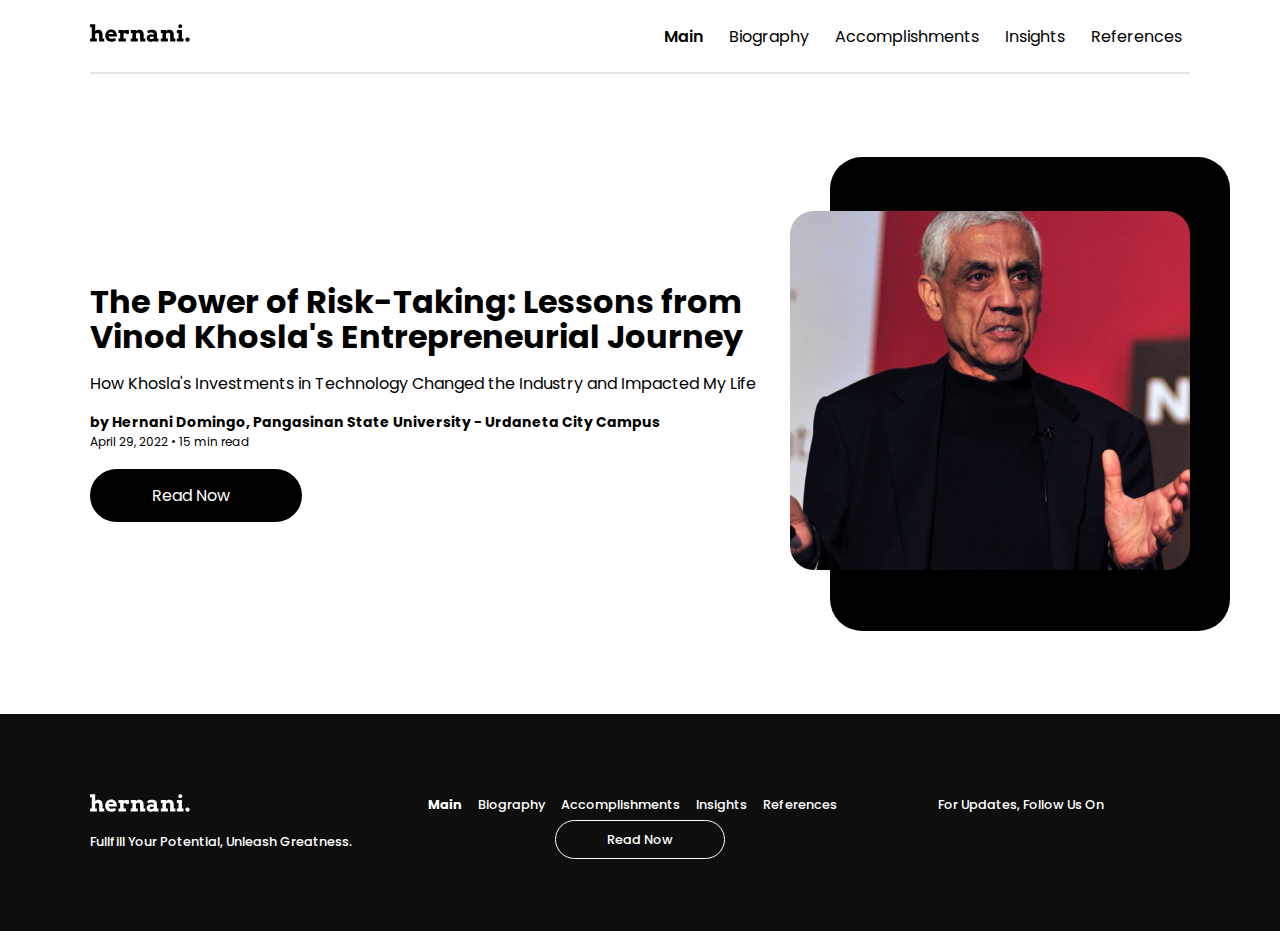
<file: index.html>
<!DOCTYPE html>
<html lang="en">
  <head>
    <meta charset="UTF-8" />
    <meta http-equiv="X-UA-Compatible" content="IE=edge" />
    <meta name="viewport" content="width=device-width, initial-scale=1.0" />
    <title>
      The Power of Risk-Taking: Lessons from Vinod Khosla's Entrepreneurial
      Journey
    </title>

    <!-- css file -->
    <link rel="stylesheet" href="styles\style.main.css" />

    <!-- fonts na galing sa 'google font' -->
    <link
      href="https://fonts.googleapis.com/css2?family=Poppins:ital,wght@0,400;0,500;0,600;0,700;1,100&display=swap"
      rel="stylesheet"
    />

    <!-- icons -->
    <link
      rel="stylesheet"
      href="https://cdnjs.cloudflare.com/ajax/libs/font-awesome/6.4.0/css/all.min.css"
      integrity="sha512-iecdLmaskl7CVkqkXNQ/ZH/XLlvWZOJyj7Yy7tcenmpD1ypASozpmT/E0iPtmFIB46ZmdtAc9eNBvH0H/ZpiBw=="
      crossorigin="anonymous"
      referrerpolicy="no-referrer"
    />
  </head>
  <body>
    <section class="container">
      <nav>
        <div class="logo">
          <img
            src="img/img-main/logo.svg"
            alt="hernani"
            height="auto"
            width="100px"
          />
        </div>

        <input type="checkbox" id="check" />
        <label for="check" class="checkbtn">
          <i class="fas fa-bars"></i>
        </label>

        <div class="navigation nav-links">
          <a href="index.html" style="font-weight: 600">Main</a>
          <a href="biography.html">Biography</a>
          <a href="accomplishments.html">Accomplishments</a>
          <a href="insights.html">Insights</a>
          <a href="references.html">References</a>
        </div>
      </nav>
      <hr
        style="color: rgba(0, 0, 0, 0.1); border: 1px solid rgba(0, 0, 0, 0.1)"
      />

      <div class="main">
        <div class="main-content">
          <h1 style="line-height: 2.2rem; font-size: 2rem">
            The Power of Risk-Taking: Lessons from Vinod Khosla's
            Entrepreneurial Journey
          </h1>
          <p>
            How Khosla's Investments in Technology Changed the Industry and
            Impacted My Life
          </p>

          <p style="font-size: 14px; font-weight: bold; margin: 0">
            by Hernani Domingo, Pangasinan State University - Urdaneta City
            Campus
          </p>

          <p style="font-size: 12px; margin: 0 0 2rem">
            April 29, 2022 • 15 min read
          </p>

          <a href="biography.html"" class="button"
            >Read Now
            <i class="fa fa-light fa-book"></i>
          </a>
        </div>
        <div class="vinod">
          <img
            src="img/img-main/Vinod-Khosla-Home.jpg"
            alt="Vinod Khosla"
            style="max-width: 100%; height: auto"
          />
        </div>
      </div>
    </section>

    <!-- Footer -->
    <footer>
      <div class="footer-container">
        <div class="boxes box-1">
          <div class="logo">
            <img
              src="img/img-main/logo2.svg"
              alt="hernani"
              height="auto"
              width="100px"
            />
          </div>
          <p>Fullfill Your Potential, Unleash Greatness.</p>
        </div>

        <div class="boxes box-2">
          <div class="nav-links">
            <a href="index.html" style="font-weight: 700">Main</a>
            <a href="biography.html">Biography</a>
            <a href="accomplishments.html">Accomplishments</a>
            <a href="insights.html">Insights</a>
            <a href="references.html">References</a>
          </div>
          <div class="button-container">
            <a href="biography.html" class="button-2">Read Now</a>
          </div>
        </div>

        <div class="boxes box-3">
          <p class="text-updates">For Updates, Follow Us On</p>

          <div class="social-container">
            <a href="https://www.instagram.com/hernanidomingo/"><i class="fa-brands fa-instagram"></i></a>
            <a href="https://www.facebook.com/deadnaako"><i class="fa-brands fa-facebook"></i></a>
            <a href="https://twitter.com/domingo_hernani"> <i class="fa-brands fa-twitter"></i></a>
          </div>
        </div>
      </div>
    </footer>
  </body>
</html>
</file>
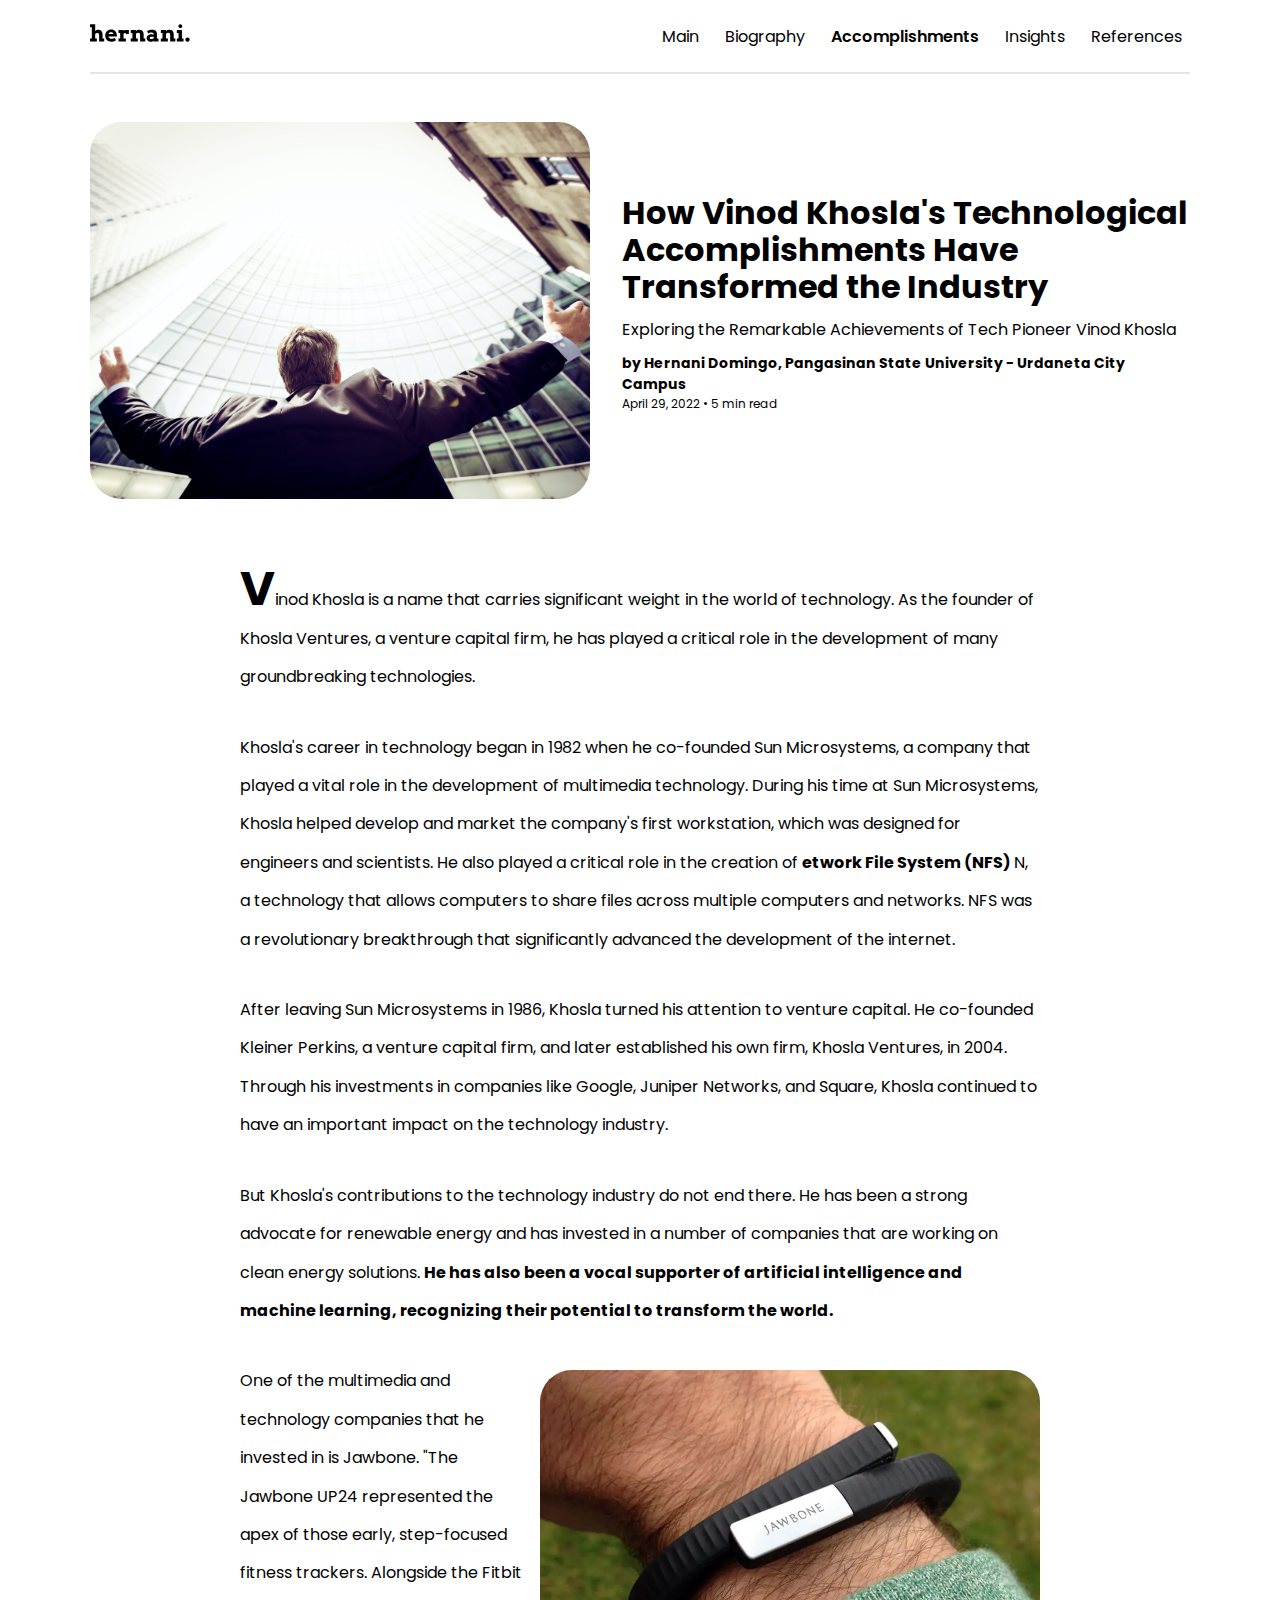
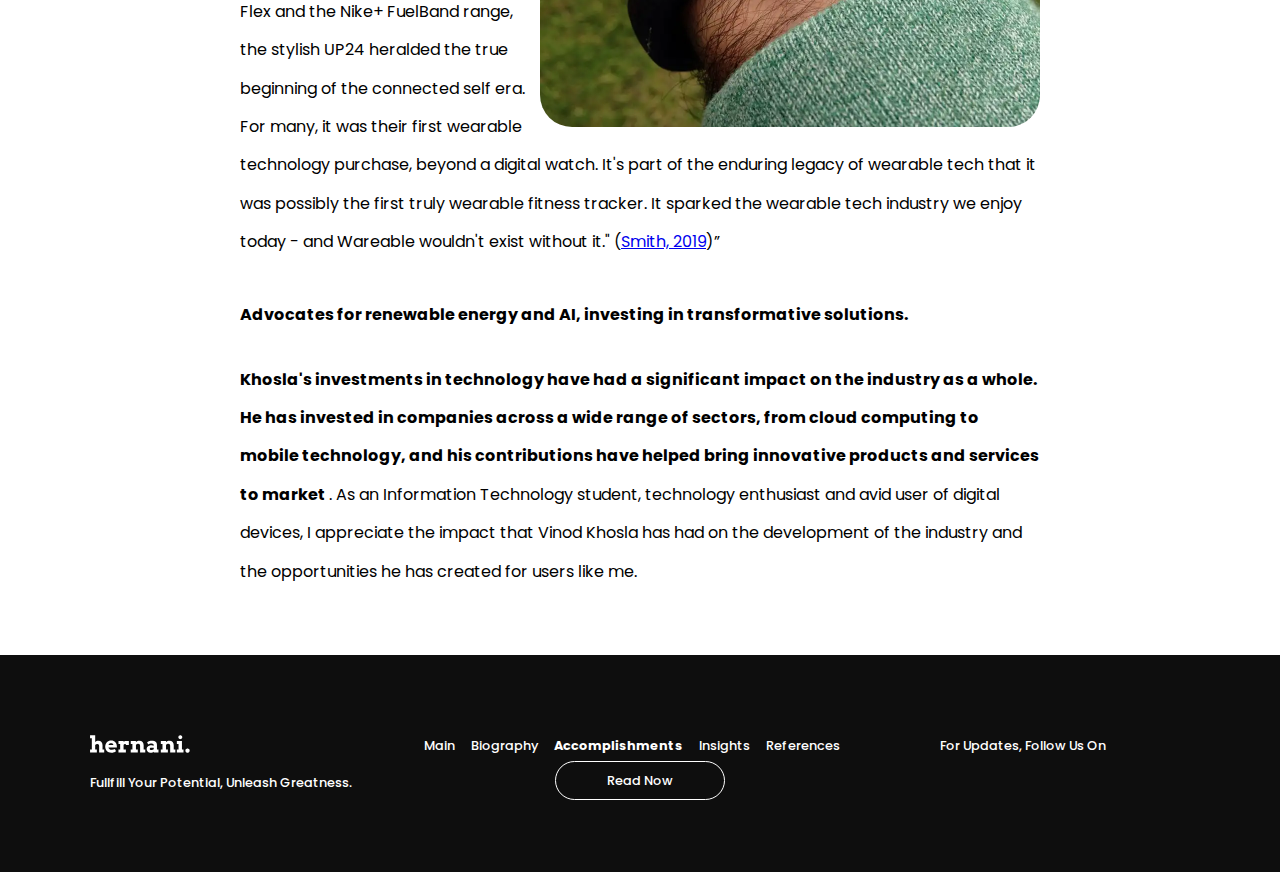
<file: accomplishments.html>
<!DOCTYPE html>
<html lang="en">
  <head>
    <meta charset="UTF-8" />
    <meta http-equiv="X-UA-Compatible" content="IE=edge" />
    <meta name="viewport" content="width=device-width, initial-scale=1.0" />
    <title>
      The Power of Risk-Taking: Lessons from Vinod Khosla's Entrepreneurial
      Journey
    </title>

    <!-- css file -->
    <link rel="stylesheet" href="styles\style.accom.css" />

    <!-- fonts na galing sa 'google font' -->
    <link
      href="https://fonts.googleapis.com/css2?family=Poppins:ital,wght@0,400;0,500;0,600;0,700;1,100&display=swap"
      rel="stylesheet"
    />

    <!-- icons -->
    <link
      rel="stylesheet"
      href="https://cdnjs.cloudflare.com/ajax/libs/font-awesome/6.4.0/css/all.min.css"
      integrity="sha512-iecdLmaskl7CVkqkXNQ/ZH/XLlvWZOJyj7Yy7tcenmpD1ypASozpmT/E0iPtmFIB46ZmdtAc9eNBvH0H/ZpiBw=="
      crossorigin="anonymous"
      referrerpolicy="no-referrer"
    />
  </head>
  <body>
    <section class="container">
      <!-- Navigation Start -->
      <nav>
        <div class="logo">
          <img
            src="img/img-main/logo.svg"
            alt="hernani"
            height="auto"
            width="100px"
          />
        </div>

        <input type="checkbox" id="check" />
        <label for="check" class="checkbtn">
          <i class="fas fa-bars"></i>
        </label>

        <div class="navigation nav-links">
          <a href="index.html">Main</a>
          <a href="biography.html">Biography</a>
          <a href="accomplishments.html" style="font-weight: 600"
            >Accomplishments</a
          >
          <a href="insights.html">Insights</a>
          <a href="references.html">References</a>
        </div>
      </nav>
      <!-- Navigation End -->
      <hr
        style="color: rgba(0, 0, 0, 0.1); border: 1px solid rgba(0, 0, 0, 0.1)"
      />

      <main class="main">
        <section class="titlePage">
          <div class="vinod-container">
            <img
              src="img/img-accom/razvan-chisu-Ua-agENjmI4-unsplash.jpg"
              alt="Vinod Khosla"
              style="max-width: 100%; height: auto; border-radius: 2rem"
            />
          </div>

          <div class="header-subHeader">
            <h1 style="line-height: 2.3rem; font-size: 2rem">
              How Vinod Khosla's Technological Accomplishments Have Transformed
              the Industry
            </h1>
            <p>
              Exploring the Remarkable Achievements of Tech Pioneer Vinod Khosla
            </p>

            <p style="font-size: 14px; font-weight: bold; margin: 0">
              by Hernani Domingo, Pangasinan State University - Urdaneta City
              Campus
            </p>

            <p style="font-size: 12px; margin: 0 0 2rem">
              April 29, 2022 • 5 min read
            </p>
          </div>
        </section>

        <section class="main-content">
          <p>
            <span style="font-size: 3rem; font-weight: 700">V</span>inod Khosla
            is a name that carries significant weight in the world of
            technology. As the founder of Khosla Ventures, a venture capital
            firm, he has played a critical role in the development of many
            groundbreaking technologies.
          </p>
          <p>
            Khosla's career in technology began in 1982 when he co-founded Sun
            Microsystems, a company that played a vital role in the development
            of multimedia technology. During his time at Sun Microsystems,
            Khosla helped develop and market the company's first workstation,
            which was designed for engineers and scientists. He also played a
            critical role in the creation of <b>etwork File System (NFS) </b> N,
            a technology that allows computers to share files across multiple
            computers and networks. NFS was a revolutionary breakthrough that
            significantly advanced the development of the internet.
          </p>
          <p>
            After leaving Sun Microsystems in 1986, Khosla turned his attention
            to venture capital. He co-founded Kleiner Perkins, a venture capital
            firm, and later established his own firm, Khosla Ventures, in 2004.
            Through his investments in companies like Google, Juniper Networks,
            and Square, Khosla continued to have an important impact on the
            technology industry.
          </p>
          <p>
            But Khosla's contributions to the technology industry do not end
            there. He has been a strong advocate for renewable energy and has
            invested in a number of companies that are working on clean energy
            solutions.
            <b>
              He has also been a vocal supporter of artificial intelligence and
              machine learning, recognizing their potential to transform the
              world.
            </b>
          </p>
          <p>
            <img
              src="img/img-accom/jawbone.webp"
              alt="Vinot at Sun Microsystems"
              style="
                float: right;
                width: min(100%, 500px);
                height: auto;
                margin: 0.5rem 0 0.5rem 0.5rem;
                border-radius: 2rem;
              "
              class="content-image"
              ;
              ;
            />

            One of the multimedia and technology companies that he invested in
            is Jawbone. "The Jawbone UP24 represented the apex of those early,
            step-focused fitness trackers. Alongside the Fitbit Flex and the
            Nike+ FuelBand range, the stylish UP24 heralded the true beginning
            of the connected self era. For many, it was their first wearable
            technology purchase, beyond a digital watch. It's part of the
            enduring legacy of wearable tech that it was possibly the first
            truly wearable fitness tracker. It sparked the wearable tech
            industry we enjoy today - and Wareable wouldn't exist without it."
            (<span
              ><a
                href="https://www.wareable.com/fitness-trackers/remembering-the-jawbone-up24-7320"
                >Smith, 2019</a
              ></span
            >)”
          </p>
          <h4 style="font-weight: 700">
            Advocates for renewable energy and AI, investing in transformative
            solutions.
            <span
              ><i
                class="fa fa-thumbtack"
                style="font-size: 1.5rem; color: #282a3a; margin-left: 0.5rem"
              ></i
            ></span>
          </h4>
          <p>
            <b
              >Khosla's investments in technology have had a significant impact
              on the industry as a whole. He has invested in companies across a
              wide range of sectors, from cloud computing to mobile technology,
              and his contributions have helped bring innovative products and
              services to market </b
            >. As an Information Technology student, technology enthusiast and
            avid user of digital devices, I appreciate the impact that Vinod
            Khosla has had on the development of the industry and the
            opportunities he has created for users like me.
          </p>
        </section>
      </main>
    </section>

    <!-- Footer Start -->

    <footer>
      <div class="footer-container">
        <div class="boxes box-1">
          <div class="logo">
            <img
              src="img/img-main/logo2.svg"
              alt="hernani"
              height="auto"
              width="100px"
            />
          </div>
          <p>Fullfill Your Potential, Unleash Greatness.</p>
        </div>

        <div class="boxes box-2">
          <div class="nav-links">
            <a href="index.html">Main</a>
            <a href="biography.html">Biography</a>
            <a href="accomplishments.html" style="font-weight: 700"
              >Accomplishments</a
            >
            <a href="insights.html">Insights</a>
            <a href="references.html">References</a>
          </div>
          <div class="button-container">
            <a href="biography.html" class="button-2">Read Now</a>
          </div>
        </div>

        <div class="boxes box-3">
          <p class="text-updates">For Updates, Follow Us On</p>

          <div class="social-container">
            <a href="https://www.instagram.com/hernanidomingo/"><i class="fa-brands fa-instagram"></i></a>
            <a href="https://www.facebook.com/deadnaako"><i class="fa-brands fa-facebook"></i></a>
            <a href="https://twitter.com/domingo_hernani"> <i class="fa-brands fa-twitter"></i></a>
          </div>
        </div>
      </div>
    </footer>
    <!-- Footer End -->
  </body>
</html>
</file>
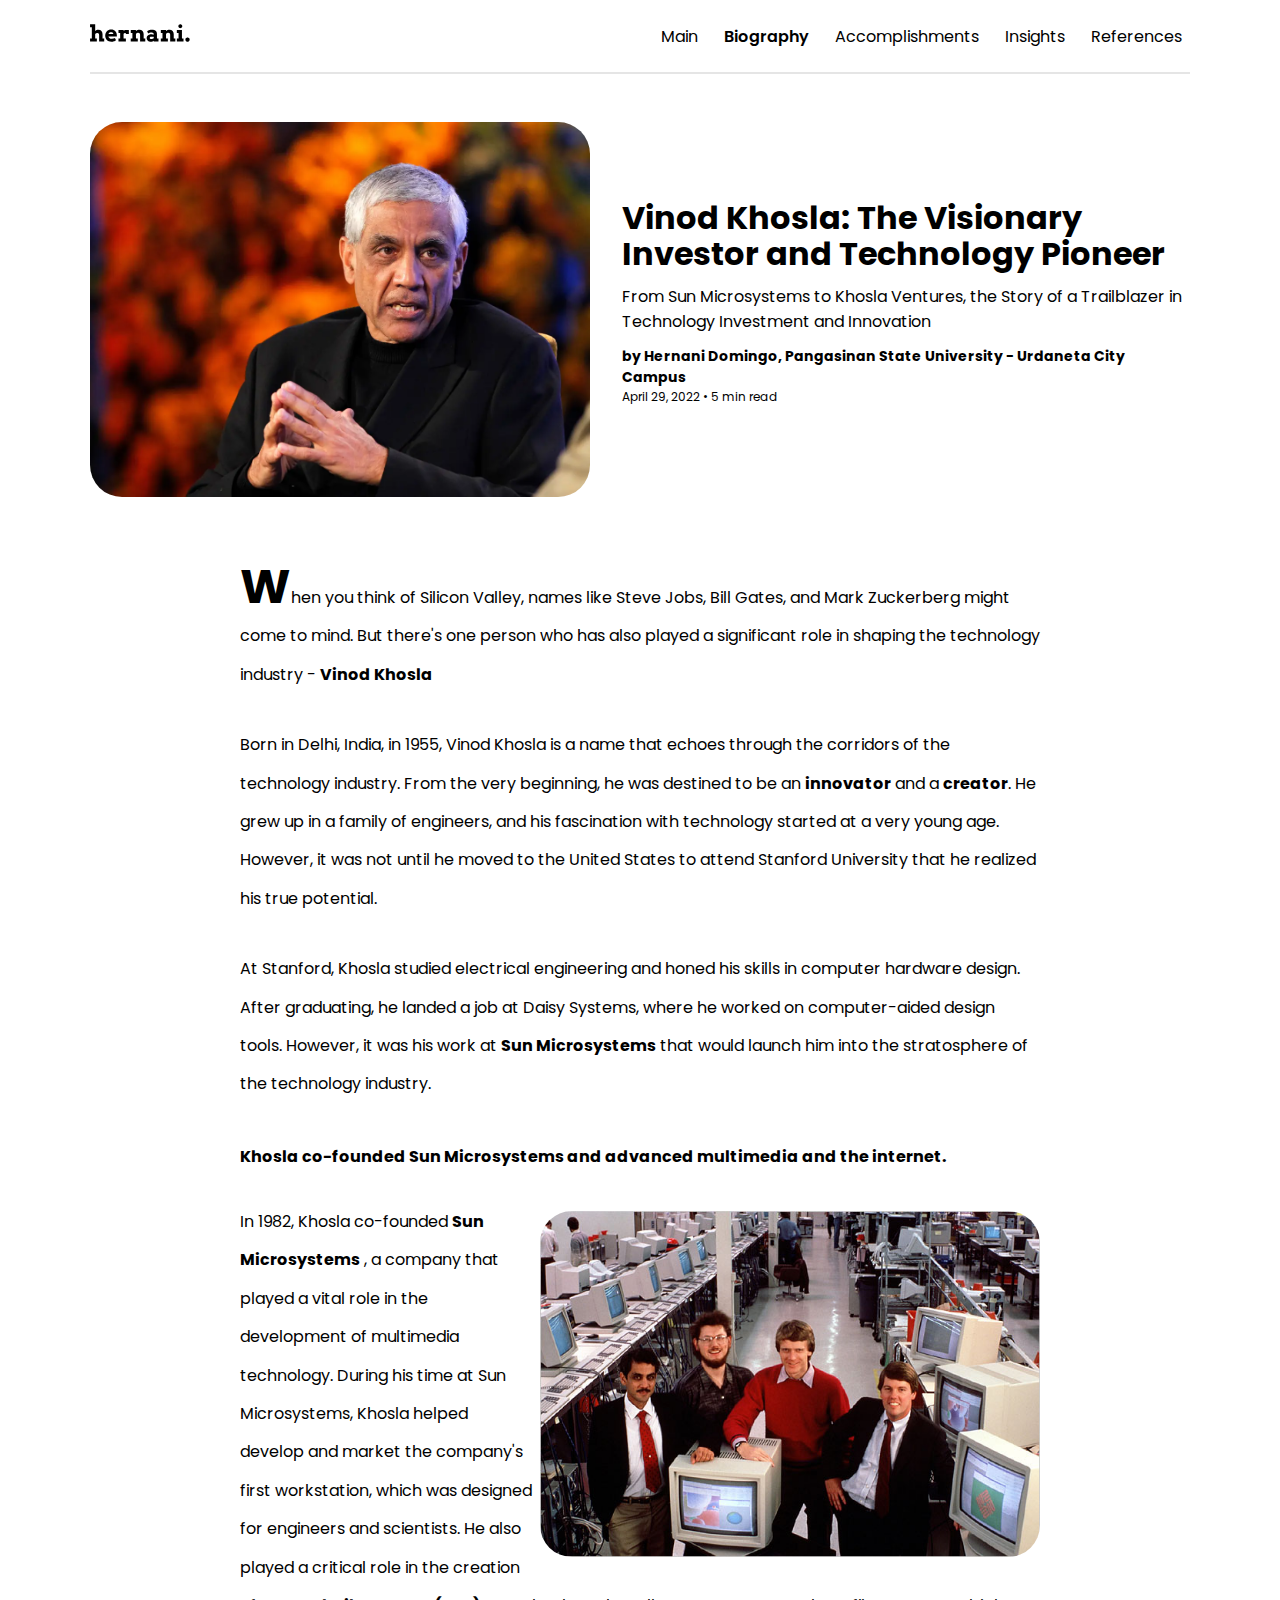
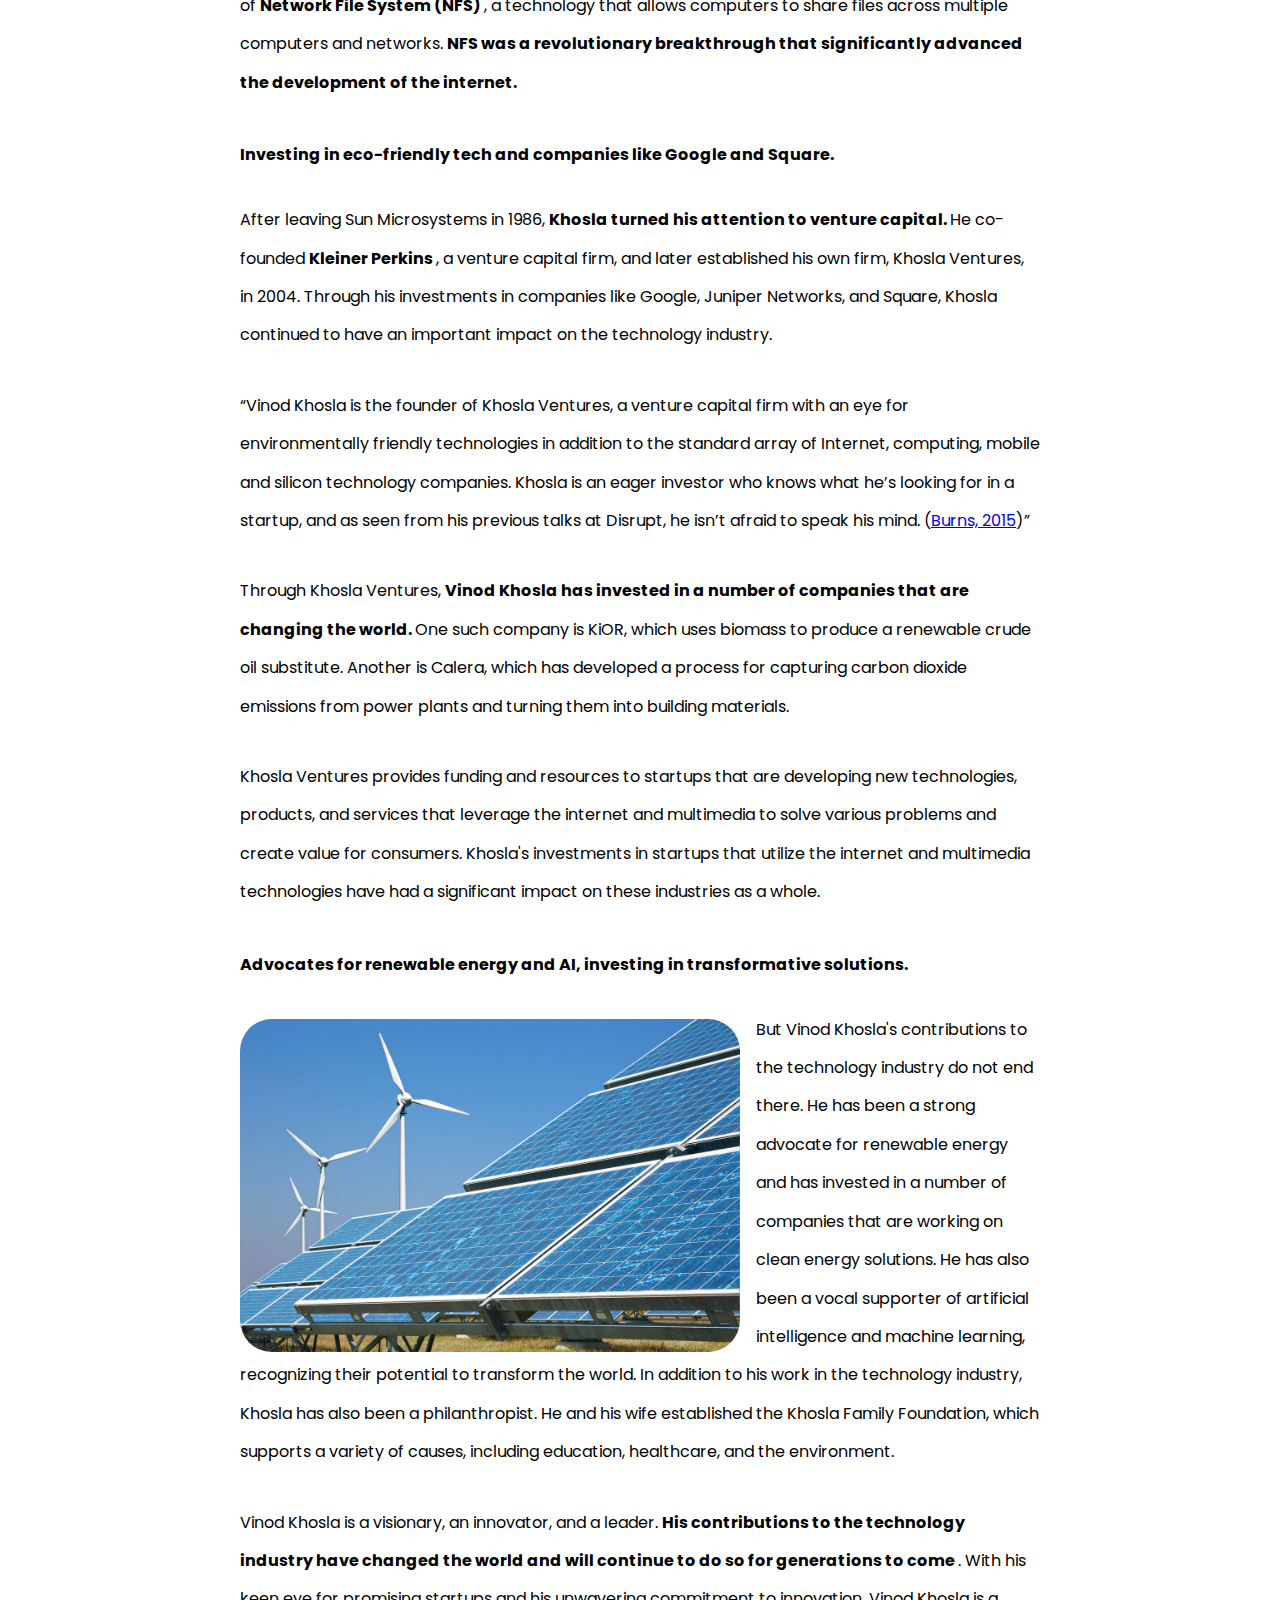
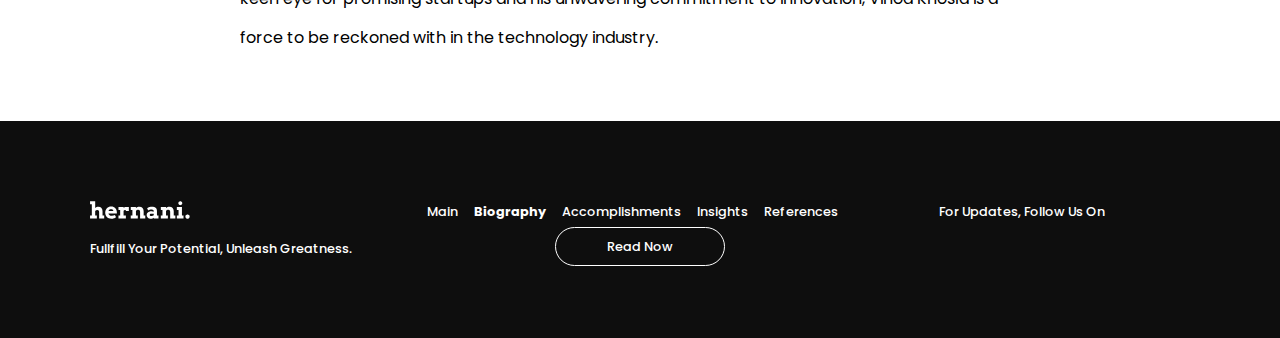
<file: biography.html>
<!DOCTYPE html>
<html lang="en">
  <head>
    <meta charset="UTF-8" />
    <meta http-equiv="X-UA-Compatible" content="IE=edge" />
    <meta name="viewport" content="width=device-width, initial-scale=1.0" />
    <title>
      The Power of Risk-Taking: Lessons from Vinod Khosla's Entrepreneurial
      Journey
    </title>

    <!-- css file -->
    <link rel="stylesheet" href="styles\style.bio.css" />

    <!-- fonts na galing sa 'google font' -->
    <link
      href="https://fonts.googleapis.com/css2?family=Poppins:ital,wght@0,400;0,500;0,600;0,700;1,100&display=swap"
      rel="stylesheet"
    />

    <!-- icons -->
    <link
      rel="stylesheet"
      href="https://cdnjs.cloudflare.com/ajax/libs/font-awesome/6.4.0/css/all.min.css"
      integrity="sha512-iecdLmaskl7CVkqkXNQ/ZH/XLlvWZOJyj7Yy7tcenmpD1ypASozpmT/E0iPtmFIB46ZmdtAc9eNBvH0H/ZpiBw=="
      crossorigin="anonymous"
      referrerpolicy="no-referrer"
    />
  </head>
  <body>
    <section class="container">
      <!-- Navigation Start -->
      <nav>
        <div class="logo">
          <img
            src="img/img-main/logo.svg"
            alt="hernani"
            height="auto"
            width="100px"
          />
        </div>

        <input type="checkbox" id="check" />
        <label for="check" class="checkbtn">
          <i class="fas fa-bars"></i>
        </label>

        <div class="navigation nav-links">
          <a href="index.html">Main</a>
          <a href="biography.html" style="font-weight: 600">Biography</a>
          <a href="accomplishments.html">Accomplishments</a>
          <a href="insights.html">Insights</a>
          <a href="references.html">References</a>
        </div>
      </nav>
      <!-- Navigation End -->

      <hr
        style="color: rgba(0, 0, 0, 0.1); border: 1px solid rgba(0, 0, 0, 0.1)"
      />

      <!-- Main Content Start -->
      <main class="main">
        <section class="titlePage">
          <div class="vinod-container">
            <img
              src="img/img-bio/vinod-bio.webp"
              alt="Vinod Khosla"
              style="max-width: 100%; height: auto; border-radius: 2rem"
            />
          </div>

          <div class="header-subHeader">
            <h1 style="line-height: 2.3rem; font-size: 2rem">
              Vinod Khosla: The Visionary Investor and Technology Pioneer
            </h1>
            <p>
              From Sun Microsystems to Khosla Ventures, the Story of a
              Trailblazer in Technology Investment and Innovation
            </p>

            <p style="font-size: 14px; font-weight: bold; margin: 0">
              by Hernani Domingo, Pangasinan State University - Urdaneta City
              Campus
            </p>

            <p style="font-size: 12px; margin: 0 0 2rem">
              April 29, 2022 • 5 min read
            </p>
          </div>
        </section>

        <section class="main-content">
          <p>
            <span style="font-size: 3rem; font-weight: 700">W</span>hen you
            think of Silicon Valley, names like Steve Jobs, Bill Gates, and Mark
            Zuckerberg might come to mind. But there's one person who has also
            played a significant role in shaping the technology industry -
            <b>Vinod Khosla</b>
          </p>

          <p>
            Born in Delhi, India, in 1955, Vinod Khosla is a name that echoes
            through the corridors of the technology industry. From the very
            beginning, he was destined to be an <b>innovator</b> and a
            <b>creator</b>. He grew up in a family of engineers, and his
            fascination with technology started at a very young age. However, it
            was not until he moved to the United States to attend Stanford
            University that he realized his true potential.
          </p>
          <p>
            At Stanford, Khosla studied electrical engineering and honed his
            skills in computer hardware design. After graduating, he landed a
            job at Daisy Systems, where he worked on computer-aided design
            tools. However, it was his work at <b> Sun Microsystems</b> that
            would launch him into the stratosphere of the technology industry.
          </p>

          <h4 style="font-weight: 700">
            Khosla co-founded Sun Microsystems and advanced multimedia and the
            internet.
            <span
              ><i
                class="fa fa-thumbtack"
                style="font-size: 1.5rem; color: #282a3a; margin-left: 0.5rem"
              ></i
            ></span>
          </h4>
          <p>
            <img
              src="img/img-bio/vinod-khosla-at-sun-microsystem.jpg"
              alt="Vinot at Sun Microsystems"
              style="
                float: right;
                width: min(100%, 500px);
                height: auto;
                margin: 0.5rem 0 0.5rem 0.5rem;
                border-radius: 2rem;
              "
              class="content-image"
              ;
              ;
            />

            In 1982, Khosla co-founded <b>Sun Microsystems</b> , a company that
            played a vital role in the development of multimedia technology.
            During his time at Sun Microsystems, Khosla helped develop and
            market the company's first workstation, which was designed for
            engineers and scientists. He also played a critical role in the
            creation of <b> Network File System (NFS) </b>, a technology that
            allows computers to share files across multiple computers and
            networks.
            <b>
              NFS was a revolutionary breakthrough that significantly advanced
              the development of the internet.
            </b>
          </p>

          <h4 style="font-weight: 700">
            Investing in eco-friendly tech and companies like Google and Square.
            <span
              ><i
                class="fa fa-thumbtack"
                style="font-size: 1.5rem; color: #282a3a; margin-left: 0.5rem"
              ></i
            ></span>
          </h4>

          <p>
            After leaving Sun Microsystems in 1986,
            <b>Khosla turned his attention to venture capital. </b> He
            co-founded <b> Kleiner Perkins </b>, a venture capital firm, and
            later established his own firm, Khosla Ventures, in 2004. Through
            his investments in companies like Google, Juniper Networks, and
            Square, Khosla continued to have an important impact on the
            technology industry.
          </p>
          <p>
            “Vinod Khosla is the founder of Khosla Ventures, a venture capital
            firm with an eye for environmentally friendly technologies in
            addition to the standard array of Internet, computing, mobile and
            silicon technology companies. Khosla is an eager investor who knows
            what he’s looking for in a startup, and as seen from his previous
            talks at Disrupt, he isn’t afraid to speak his mind. (<span
              ><a
                href="https://techcrunch.com/2015/07/01/legendary-venture-capitalist-vinod-khosla-is-returning-to-disrupt-sf/?guccounter=1"
                >Burns, 2015</a
              ></span
            >)”
          </p>
          <p>
            Through Khosla Ventures,
            <b
              >Vinod Khosla has invested in a number of companies that are
              changing the world.
            </b>
            One such company is KiOR, which uses biomass to produce a renewable
            crude oil substitute. Another is Calera, which has developed a
            process for capturing carbon dioxide emissions from power plants and
            turning them into building materials.
          </p>
          <p>
            Khosla Ventures provides funding and resources to startups that are
            developing new technologies, products, and services that leverage
            the internet and multimedia to solve various problems and create
            value for consumers. Khosla's investments in startups that utilize
            the internet and multimedia technologies have had a significant
            impact on these industries as a whole.
          </p>

          <h4 style="font-weight: 700">
            Advocates for renewable energy and AI, investing in transformative
            solutions.
            <span
              ><i
                class="fa fa-thumbtack"
                style="font-size: 1.5rem; color: #282a3a; margin-left: 0.5rem"
              ></i
            ></span>
          </h4>
          <p>
            <img
              src="img/img-bio/renewable-energy.jpg"
              alt="renewable-energy"
              style="
                float: left;
                width: min(100%, 500px);
                height: auto;
                margin: 0.5rem 1rem 0 0;
                border-radius: 2rem;
              "
              class="content-image"
              ;
            />

            But Vinod Khosla's contributions to the technology industry do not
            end there. He has been a strong advocate for renewable energy and
            has invested in a number of companies that are working on clean
            energy solutions. He has also been a vocal supporter of artificial
            intelligence and machine learning, recognizing their potential to
            transform the world. In addition to his work in the technology
            industry, Khosla has also been a philanthropist. He and his wife
            established the Khosla Family Foundation, which supports a variety
            of causes, including education, healthcare, and the environment.
          </p>

          <p>
            Vinod Khosla is a visionary, an innovator, and a leader.
            <b
              >His contributions to the technology industry have changed the
              world and will continue to do so for generations to come </b
            >. With his keen eye for promising startups and his unwavering
            commitment to innovation, Vinod Khosla is a force to be reckoned
            with in the technology industry.
          </p>
        </section>
      </main>
    </section>
    <!-- Main Content End -->

    <!-- Footer Start -->

    <footer>
      <div class="footer-container">
        <div class="boxes box-1">
          <div class="logo">
            <img
              src="img/img-main/logo2.svg"
              alt="hernani"
              height="auto"
              width="100px"
            />
          </div>
          <p>Fullfill Your Potential, Unleash Greatness.</p>
        </div>

        <div class="boxes box-2">
          <div class="nav-links">
            <a href="index.html">Main</a>
            <a href="biography.html" style="font-weight: 700">Biography</a>
            <a href="accomplishments.html">Accomplishments</a>
            <a href="insights.html">Insights</a>
            <a href="references.html">References</a>
          </div>
          <div class="button-container">
            <a href="#" class="button-2">Read Now</a>
          </div>
        </div>

        <div class="boxes box-3">
          <p class="text-updates">For Updates, Follow Us On</p>

          <div class="social-container">
            <a href="https://www.instagram.com/hernanidomingo/"><i class="fa-brands fa-instagram"></i></a>
            <a href="https://www.facebook.com/deadnaako"><i class="fa-brands fa-facebook"></i></a>
            <a href="https://twitter.com/domingo_hernani"> <i class="fa-brands fa-twitter"></i></a>
          </div>
        </div>
      </div>
    </footer>
    <!-- Footer End -->
  </body>
</html>
</file>
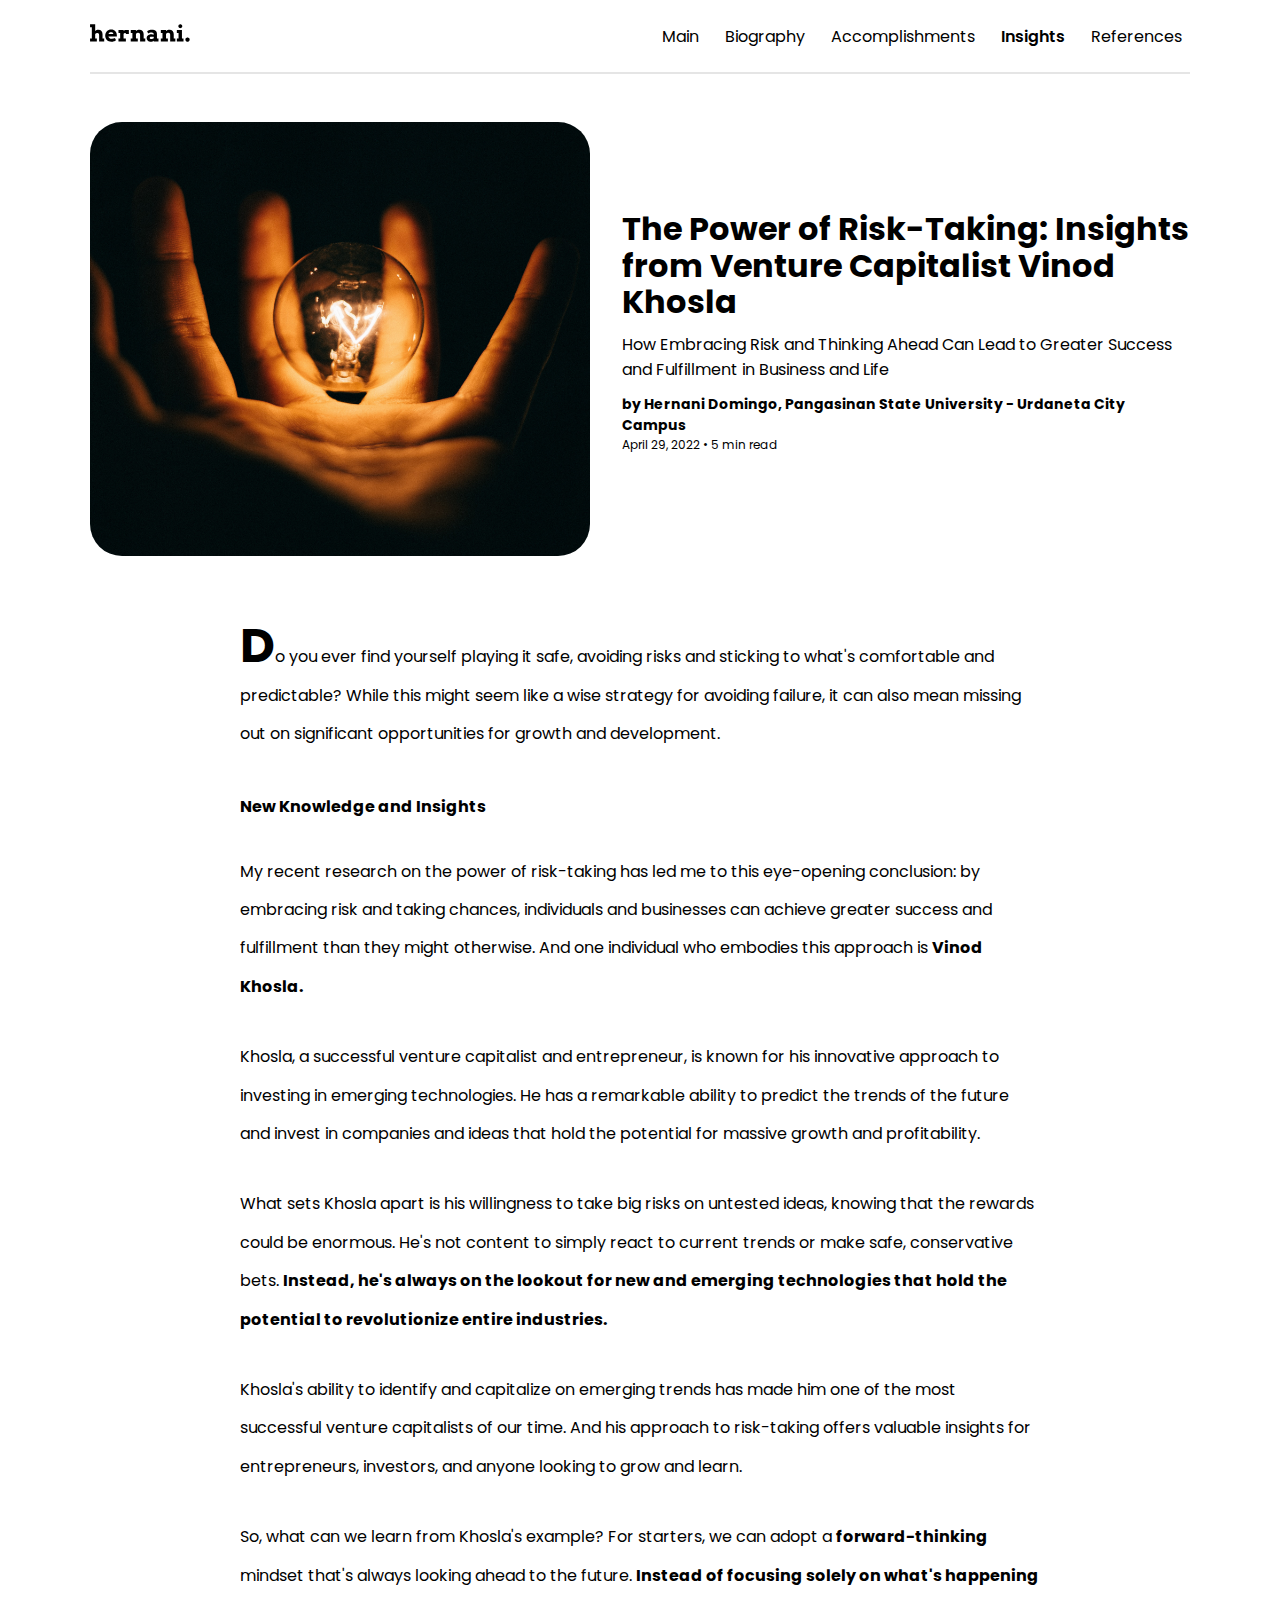
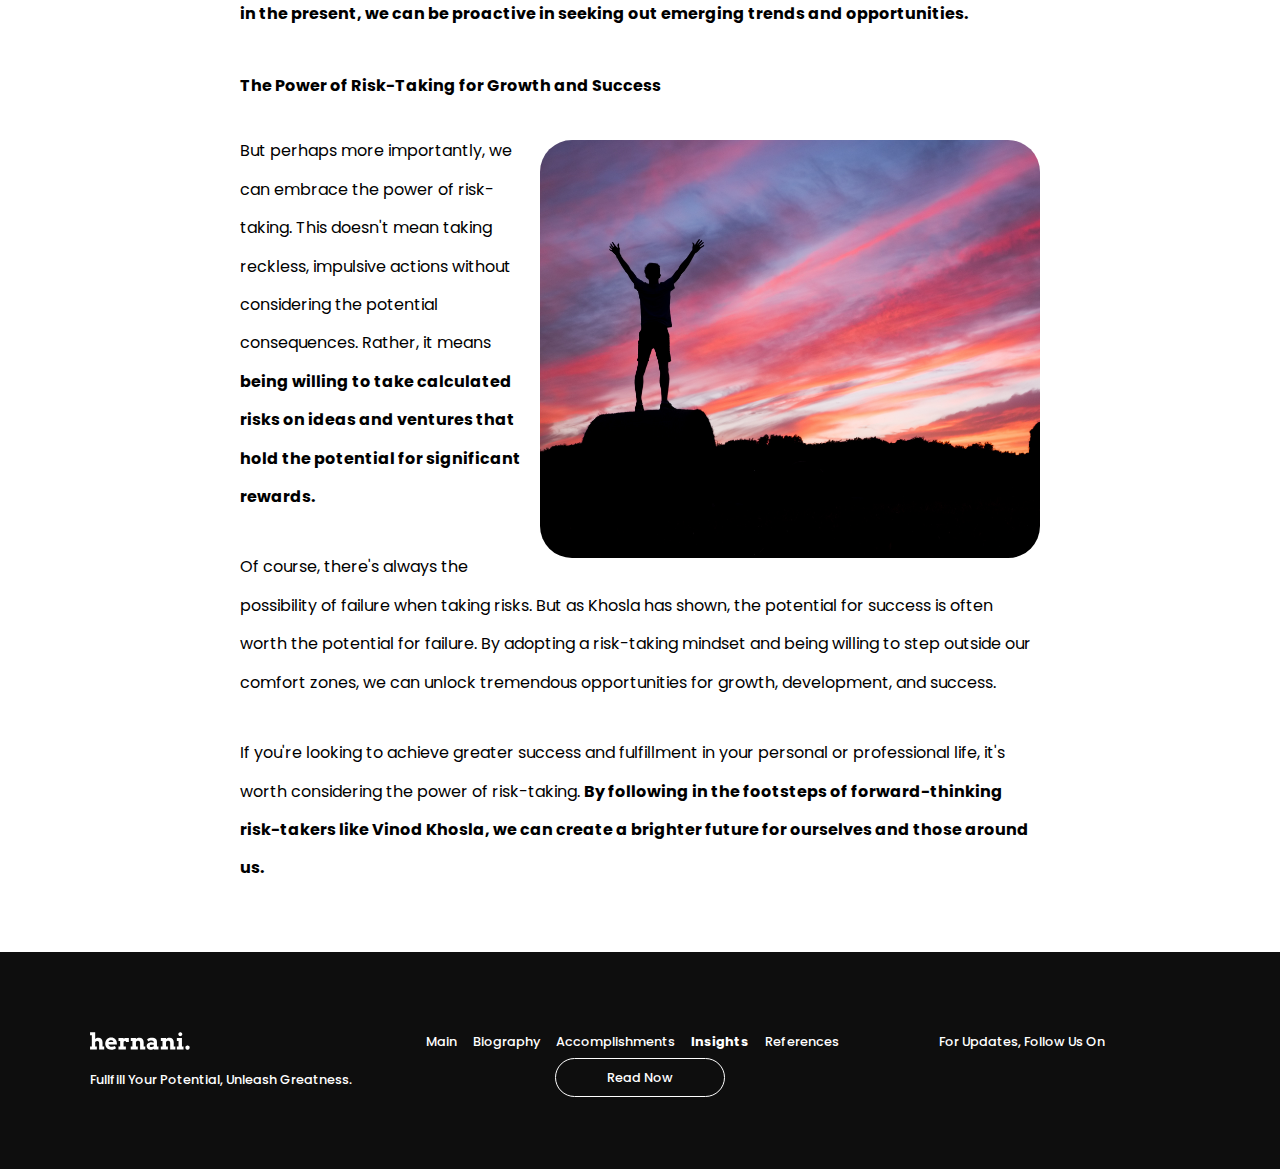
<file: insights.html>
<!DOCTYPE html>
<html lang="en">
  <head>
    <meta charset="UTF-8" />
    <meta http-equiv="X-UA-Compatible" content="IE=edge" />
    <meta name="viewport" content="width=device-width, initial-scale=1.0" />
    <title>
      The Power of Risk-Taking: Lessons from Vinod Khosla's Entrepreneurial
      Journey
    </title>

    <!-- css file -->
    <link rel="stylesheet" href="styles\style.insi.css" />

    <!-- fonts na galing sa 'google font' -->
    <link
      href="https://fonts.googleapis.com/css2?family=Poppins:ital,wght@0,400;0,500;0,600;0,700;1,100&display=swap"
      rel="stylesheet"
    />

    <!-- icons -->
    <link
      rel="stylesheet"
      href="https://cdnjs.cloudflare.com/ajax/libs/font-awesome/6.4.0/css/all.min.css"
      integrity="sha512-iecdLmaskl7CVkqkXNQ/ZH/XLlvWZOJyj7Yy7tcenmpD1ypASozpmT/E0iPtmFIB46ZmdtAc9eNBvH0H/ZpiBw=="
      crossorigin="anonymous"
      referrerpolicy="no-referrer"
    />
  </head>
  <body>
    <section class="container">
      <!-- Navigation Start -->
      <nav>
        <div class="logo">
          <img
            src="img/img-main/logo.svg"
            alt="hernani"
            height="auto"
            width="100px"
          />
        </div>

        <input type="checkbox" id="check" />
        <label for="check" class="checkbtn">
          <i class="fas fa-bars"></i>
        </label>

        <div class="navigation nav-links">
          <a href="index.html">Main</a>
          <a href="biography.html">Biography</a>
          <a href="accomplishments.html">Accomplishments</a>
          <a href="insights.html" style="font-weight: 600">Insights</a>
          <a href="references.html">References</a>
        </div>
      </nav>
      <!-- Navigation End -->
      <hr
        style="color: rgba(0, 0, 0, 0.1); border: 1px solid rgba(0, 0, 0, 0.1)"
      />

      <main class="main">
        <section class="titlePage">
          <div class="vinod-container">
            <img
              src="img/img-insi/insight.jpg"
              alt="Vinod Khosla"
              style="max-width: 100%; height: auto; border-radius: 2rem"
            />
          </div>

          <div class="header-subHeader">
            <h1 style="line-height: 2.3rem; font-size: 2rem">
              The Power of Risk-Taking: Insights from Venture Capitalist Vinod
              Khosla
            </h1>
            <p>
              How Embracing Risk and Thinking Ahead Can Lead to Greater Success
              and Fulfillment in Business and Life
            </p>

            <p style="font-size: 14px; font-weight: bold; margin: 0">
              by Hernani Domingo, Pangasinan State University - Urdaneta City
              Campus
            </p>

            <p style="font-size: 12px; margin: 0 0 2rem">
              April 29, 2022 • 5 min read
            </p>
          </div>
        </section>

        <!-- contents -->
        <section class="main-content">
          <p>
            <span style="font-size: 3rem; font-weight: 700">D</span>o you ever
            find yourself playing it safe, avoiding risks and sticking to what's
            comfortable and predictable? While this might seem like a wise
            strategy for avoiding failure, it can also mean missing out on
            significant opportunities for growth and development.
          </p>
          <h4 style="font-weight: 700">
            New Knowledge and Insights
            <span
              ><i
                class="fa fa-thumbtack"
                style="font-size: 1.5rem; color: #282a3a; margin-left: 0.5rem"
              ></i
            ></span>
          </h4>
          <p>
            My recent research on the power of risk-taking has led me to this
            eye-opening conclusion: by embracing risk and taking chances,
            individuals and businesses can achieve greater success and
            fulfillment than they might otherwise. And one individual who
            embodies this approach is <b>Vinod Khosla. </b>
          </p>
          <p>
            Khosla, a successful venture capitalist and entrepreneur, is known
            for his innovative approach to investing in emerging technologies.
            He has a remarkable ability to predict the trends of the future and
            invest in companies and ideas that hold the potential for massive
            growth and profitability.
          </p>
          <p>
            What sets Khosla apart is his willingness to take big risks on
            untested ideas, knowing that the rewards could be enormous. He's not
            content to simply react to current trends or make safe, conservative
            bets.
            <b>
              Instead, he's always on the lookout for new and emerging
              technologies that hold the potential to revolutionize entire
              industries.
            </b>
          </p>
          <p>
            Khosla's ability to identify and capitalize on emerging trends has
            made him one of the most successful venture capitalists of our time.
            And his approach to risk-taking offers valuable insights for
            entrepreneurs, investors, and anyone looking to grow and learn.
          </p>
          <p>
            So, what can we learn from Khosla's example? For starters, we can
            adopt a <b> forward-thinking </b> mindset that's always looking
            ahead to the future. <b> Instead of focusing solely on what's happening
            in the present, we can be proactive in seeking out emerging trends
            and opportunities. </b>
          </p>
          <h4 style="font-weight: 700">
            The Power of Risk-Taking for Growth and Success
            <span
              ><i
                class="fa fa-thumbtack"
                style="font-size: 1.5rem; color: #282a3a; margin-left: 0.5rem"
              ></i
            ></span>
          </h4>
          <p>
            <img
              src="img/img-insi/insip.jpg"
              alt="Vinot at Sun Microsystems"
              style="
                float: right;
                width: min(100%, 500px);
                height: auto;
                margin: 0.5rem 0 0.5rem 0.5rem;
                border-radius: 2rem;
              "
              class="content-image"
              ;
              ;
            />
            But perhaps more importantly, we can embrace the power of
            risk-taking. This doesn't mean taking reckless, impulsive actions
            without considering the potential consequences. Rather, it means
            <b> being willing to take calculated risks on ideas and ventures that
            hold the potential for significant rewards. </b>
          </p>
          <p>
            Of course, there's always the possibility of failure when taking
            risks. But as Khosla has shown, the potential for success is often
            worth the potential for failure. By adopting a risk-taking mindset
            and being willing to step outside our comfort zones, we can unlock
            tremendous opportunities for growth, development, and success.
          </p>
          <p>
            If you're looking to achieve greater success and fulfillment in your
            personal or professional life, it's worth considering the power of
            risk-taking. <b> By following in the footsteps of forward-thinking
            risk-takers like Vinod Khosla, we can create a brighter future for
            ourselves and those around us. </b>
          </p>
        </section>
      </main>
    </section>
    
    <!-- Footer Start -->
    <footer>
      <div class="footer-container">
        <div class="boxes box-1">
          <div class="logo">
            <img
              src="img/img-main/logo2.svg"
              alt="hernani"
              height="auto"
              width="100px"
            />
          </div>
          <p>Fullfill Your Potential, Unleash Greatness.</p>
        </div>

        <div class="boxes box-2">
          <div class="nav-links">
            <a href="index.html">Main</a>
            <a href="biography.html">Biography</a>
            <a href="accomplishments.html"
              >Accomplishments</a
            >
            <a href="insights.html" style="font-weight: 700">Insights</a>
            <a href="references.html">References</a>
          </div>
          <div class="button-container">
            <a href="biography.html" class="button-2">Read Now</a>
          </div>
        </div>

        <div class="boxes box-3">
          <p class="text-updates">For Updates, Follow Us On</p>

          <div class="social-container">
            <a href="https://www.instagram.com/hernanidomingo/"><i class="fa-brands fa-instagram"></i></a>
            <a href="https://www.facebook.com/deadnaako"><i class="fa-brands fa-facebook"></i></a>
            <a href="https://twitter.com/domingo_hernani"> <i class="fa-brands fa-twitter"></i></a>
          </div>
        </div>
      </div>
    </footer>
    <!-- Footer End -->
  </body>
</html>
</file>
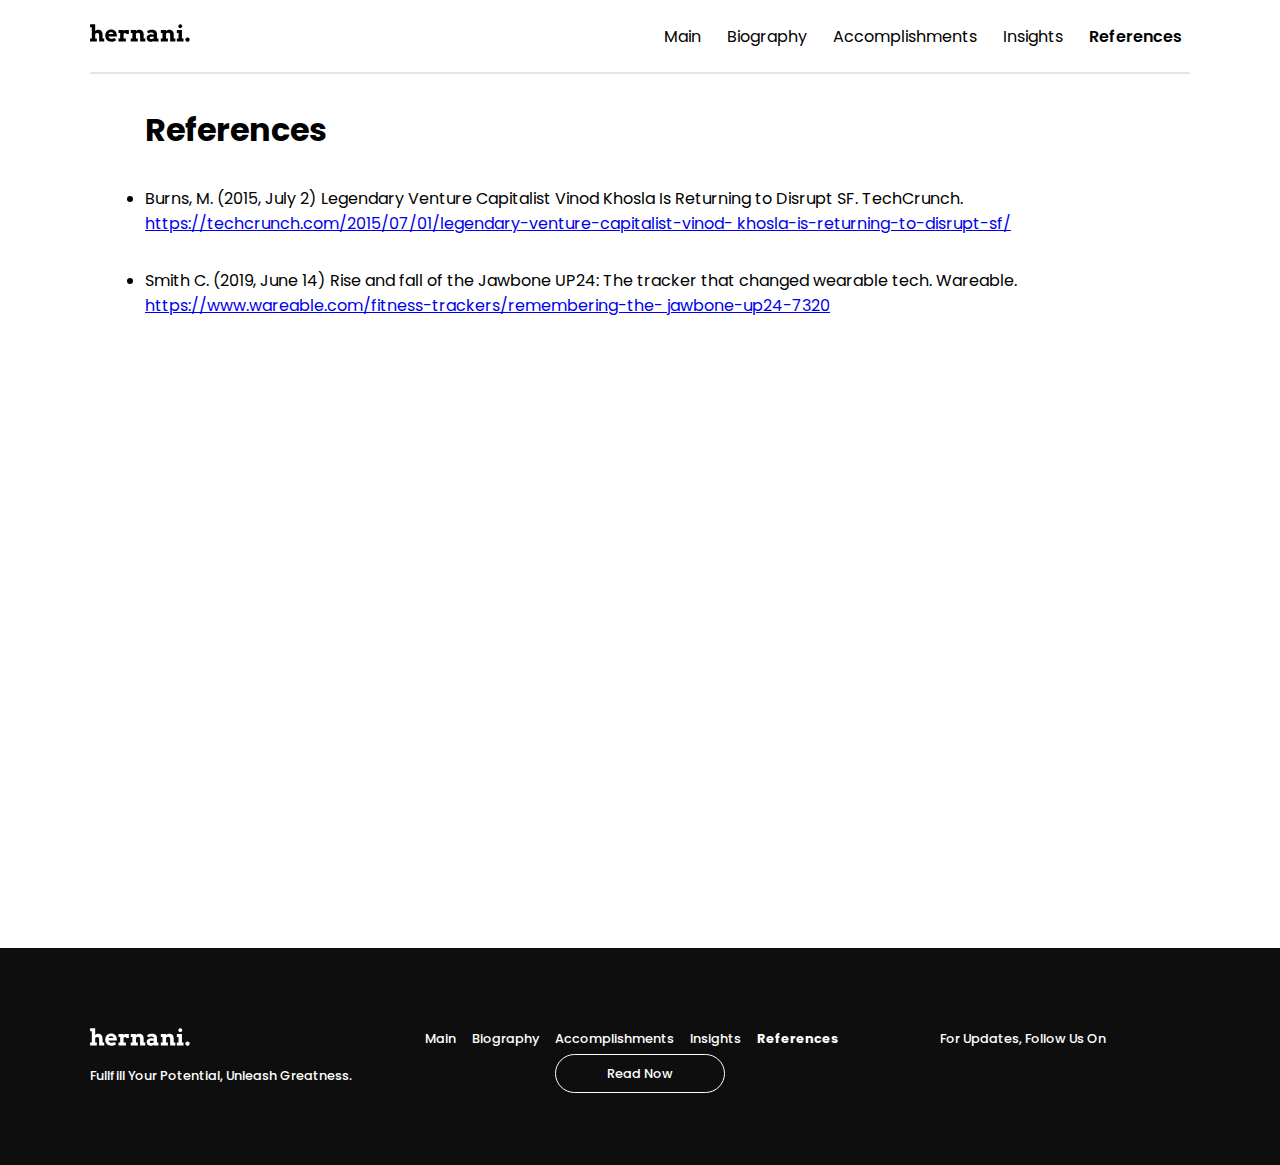
<file: references.html>
<!DOCTYPE html>
<html lang="en">
  <head>
    <meta charset="UTF-8" />
    <meta http-equiv="X-UA-Compatible" content="IE=edge" />
    <meta name="viewport" content="width=device-width, initial-scale=1.0" />
    <title>
      The Power of Risk-Taking: Lessons from Vinod Khosla's Entrepreneurial
      Journey
    </title>

    <!-- css file -->
    <link rel="stylesheet" href="styles/style.ref.css" />

    <!-- fonts na galing sa 'google font' -->
    <link
      href="https://fonts.googleapis.com/css2?family=Poppins:ital,wght@0,400;0,500;0,600;0,700;1,100&display=swap"
      rel="stylesheet"
    />

    <!-- icons -->
    <link
      rel="stylesheet"
      href="https://cdnjs.cloudflare.com/ajax/libs/font-awesome/6.4.0/css/all.min.css"
      integrity="sha512-iecdLmaskl7CVkqkXNQ/ZH/XLlvWZOJyj7Yy7tcenmpD1ypASozpmT/E0iPtmFIB46ZmdtAc9eNBvH0H/ZpiBw=="
      crossorigin="anonymous"
      referrerpolicy="no-referrer"
    />
  </head>
  <body>
    <section class="container">
      <!-- Navigation Start -->
      <nav>
        <div class="logo">
          <img
            src="img/img-main/logo.svg"
            alt="hernani"
            height="auto"
            width="100px"
          />
        </div>

        <input type="checkbox" id="check" />
        <label for="check" class="checkbtn">
          <i class="fas fa-bars"></i>
        </label>

        <div class="navigation nav-links">
          <a href="index.html">Main</a>
          <a href="biography.html">Biography</a>
          <a href="accomplishments.html">Accomplishments</a>
          <a href="insights.html">Insights</a>
          <a href="references.html" style="font-weight: 600">References</a>
        </div>
      </nav>
      <!-- Navigation End -->
      <hr
        style="color: rgba(0, 0, 0, 0.1); border: 1px solid rgba(0, 0, 0, 0.1)"
      />

      <main>
        <h1>References</h1>

        <ul>
          <li>
            Burns, M. (2015, July 2) Legendary Venture Capitalist Vinod Khosla
            Is Returning to Disrupt SF. TechCrunch.
            <a
              href="https://techcrunch.com/2015/07/01/legendary-venture-capitalist-vinod-khosla-is-returning-to-disrupt-sf/"
            >
              https://techcrunch.com/2015/07/01/legendary-venture-capitalist-vinod-
              khosla-is-returning-to-disrupt-sf/
            </a>
          </li>

          <li>
            Smith C. (2019, June 14) Rise and fall of the Jawbone UP24: The
            tracker that changed wearable tech. Wareable.
            <a
              href="https://www.wareable.com/fitness-trackers/remembering-the-jawbone-up24-7320"
              >https://www.wareable.com/fitness-trackers/remembering-the-
              jawbone-up24-7320</a
            >
          </li>
        </ul>
      </main>
    </section>

    <!-- Footer Start -->
    <footer>
      <div class="footer-container">
        <div class="boxes box-1">
          <div class="logo">
            <img
              src="img/img-main/logo2.svg"
              alt="hernani"
              height="auto"
              width="100px"
            />
          </div>
          <p>Fullfill Your Potential, Unleash Greatness.</p>
        </div>

        <div class="boxes box-2">
          <div class="nav-links">
            <a href="index.html">Main</a>
            <a href="biography.html">Biography</a>
            <a href="accomplishments.html">Accomplishments</a>
            <a href="insights.html">Insights</a>
            <a href="references.html" style="font-weight: 700">References</a>
          </div>
          <div class="button-container">
            <a href="biography.html" class="button-2">Read Now</a>
          </div>
        </div>

        <div class="boxes box-3">
          <p class="text-updates">For Updates, Follow Us On</p>

          <div class="social-container">
            <a href="https://www.instagram.com/hernanidomingo/"
              ><i class="fa-brands fa-instagram"></i
            ></a>
            <a href="https://www.facebook.com/deadnaako"
              ><i class="fa-brands fa-facebook"></i
            ></a>
            <a href="https://twitter.com/domingo_hernani">
              <i class="fa-brands fa-twitter"></i
            ></a>
          </div>
        </div>
      </div>
    </footer>
    <!-- Footer End -->
  </body>
</html>
</file>
<file: styles/style.ref.css>
* {
  -webkit-box-sizing: border-box;
  box-sizing: border-box;
  padding: 0;
  margin: 0;
  font-family: "Poppins", sans-serif;
}

.container {
  /* ang width: min() po is a very new css function
            bale ang ginagawa niyo po is, sineselect niya kung sino ang mas maliit.
            kung sino ang mas maliit siya ang magiging 'width' ng container.
        */
  width: min(90%, 1100px);
  margin: auto;
}

/* ------------------ Navigation ----------------------- */

nav {
  height: 4.5rem;
  display: flex;
  flex-direction: row;
  align-items: center;
}
nav > .logo {
  flex: 1;
}
nav > .nav-links > * {
  text-decoration: none;
  color: black;
  padding: 10px 0 10px 18px;
  margin: 0 0.5rem 0 0;

  font-size: 1rem;
}
nav > .nav-links {
  margin: 0;
  font-size: 0;
}

#check,
.checkbtn {
  display: none;
  font-size: 1.4rem;
}

/* Content Start */

main {
    width: min(90%, 1100px);
    margin: 2rem auto;
    height: 90vh;
}
main > ul > li {
    margin: 2rem 0;
}
/* Content End */

/* -------------- Footer ---------------- */

footer {
  background-color: rgb(14, 14, 14);
  color: white;
  padding: 4rem 0;
  font-weight: 500;
}

.footer-container {
  width: min(90%, 1100px);
  margin: auto;

  display: flex;
  flex-flow: nowrap;
  font-size: 0.8rem;
}

.footer-container > div {
  flex: 1;
}

.nav-links > * {
  text-decoration: none;
  color: white;
}

.nav-links,
.text-updates {
  display: flex;
  flex-flow: row;
  justify-content: center;
}

.button-2 {
  padding: 10px 3.2rem;
  margin: 0;
  border: 1px solid white;
  border-radius: 3rem;

  color: rgb(255, 255, 255);
  text-decoration: none;
}

.box-1 > * {
  margin: 1rem 0;
}
.box-2 > * {
  margin: 1.1rem 0;
}
.box-2 > .nav-links > * {
  margin: 0 1rem 0 0;
}
.box-3 > * {
  margin: 1.1rem 0;
}

.button-container {
  text-align: center;
}

.social-container {
  width: fit-content;
  margin: auto;
}

.fa-brands {
  color: white;
  margin: 0 0.5rem;
  font-size: 1.3rem;
}

/* Responsive design */

@media all and (max-width: 410px) {
  .boxes > .nav-links {
    display: block;
    text-align: center;
  }
}

@media all and (max-width: 804px) {
  .main {
    flex-direction: column-reverse;
    align-items: center;
  }
  .vinod {
    margin: 1rem 0;
  }
  .vinod > img {
    border-radius: 0.3rem;
  }

  .vinod::after {
    display: none;
  }
  footer {
    margin-top: 4rem;
  }

  .checkbtn {
    display: block;
  }

  .navigation {
    display: none;
  }

  .navigation > a {
    color: white;
  }

  #check:checked ~ .navigation {
    position: absolute;
    width: 90vw;
    margin: auto;
    top: 80px;
    text-align: center;
    transition: all 0.5s;
    z-index: 1;

    background-color: rgba(17, 17, 17, 0.95);
    display: flex;
    flex-direction: column;
  }

  #check:checked ~ #check {
    float: right;
  }
}

@media all and (max-width: 736px) {
  .footer-container {
    flex-flow: column;
  }
  .box-1 {
    width: fit-content;
    text-align: center;
    margin: auto;
  }
}

@media all and (max-width: 868px) {
  .titlePage {
    flex-flow: nowrap column;
  }
}
</file>
